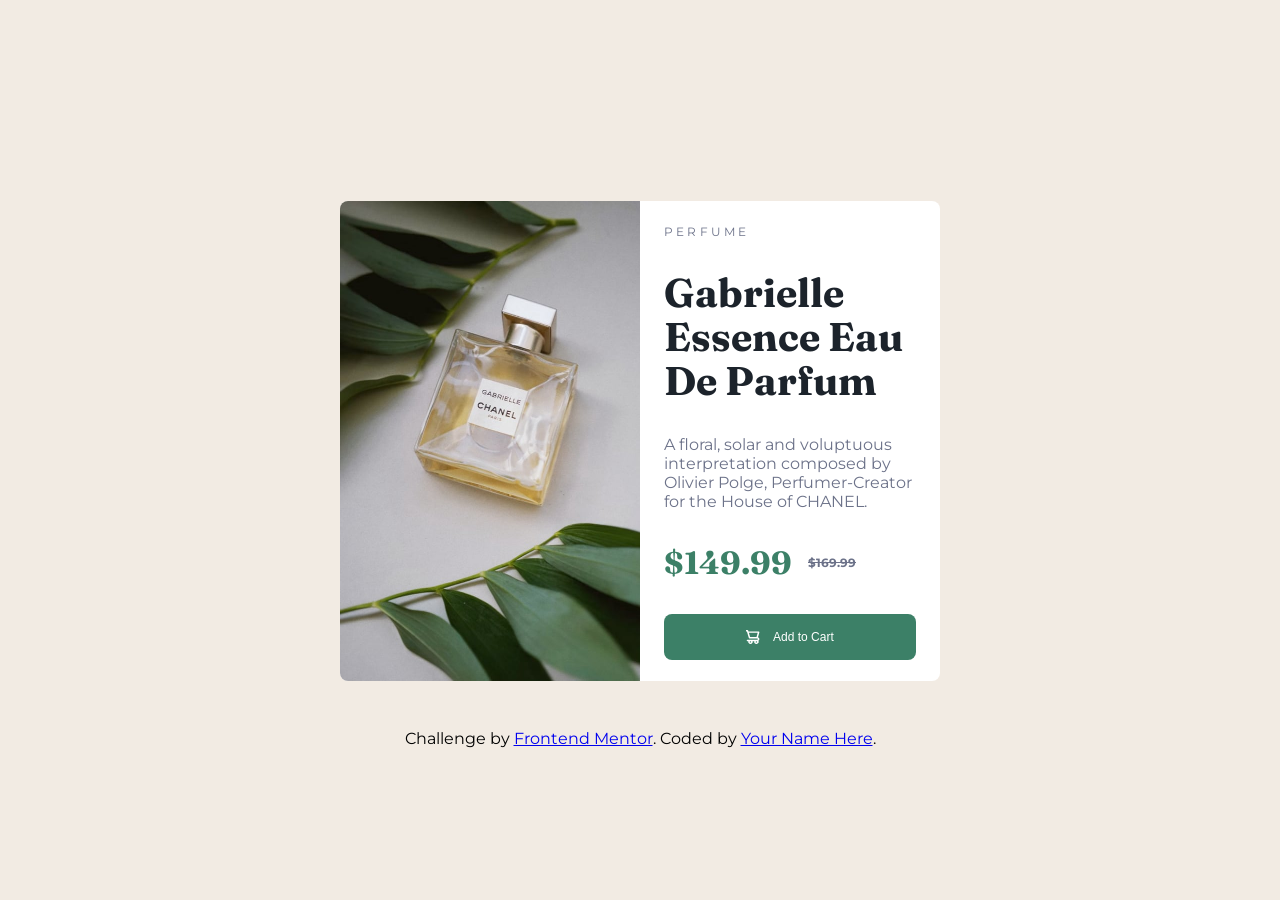
<file: index.html>
<!DOCTYPE html>
<html lang="en">
<head>
  <meta charset="UTF-8">
  <meta name="viewport" content="width=device-width, initial-scale=1.0"> <!-- displays site properly based on user's device -->

  <link rel="icon" type="image/png" sizes="32x32" href="./images/favicon-32x32.png">
  
  <title>Frontend Mentor | Product preview card component</title>
  <link rel="stylesheet" href="./style.css">
</head>
<body>
  <div class="wrapper">
      <div class="card">
        <div class="card-image">
          <img src="./images/image-product-mobile.jpg" alt="">
        </div>
        <div class="card-image-desktop">
           <img src="./images/image-product-desktop.jpg" alt="">
        </div>
    
        <div class="card-content">
          <p>Perfume</p>
          <h1>Gabrielle Essence Eau De Parfum</h1>
          <p>A floral, solar and voluptuous interpretation composed by Olivier Polge, 
              Perfumer-Creator for the House of CHANEL.</p>
            <div class="card-price">
              <strong>$149.99</strong>
              <strong>$169.99</strong>
            </div>
            <button class="btn">
              <svg aria-hidden="true" height="14" width="14" xmlns="http://www.w3.org/2000/svg">
            <image height="14" width="14" href="../product-preview-card-component-main/images/icon-cart.svg" />
            </svg>
            <span class="btn-text">Add to Cart</span> </button>
        </div>
  </div>
  </div>

 
  
  <footer class="attribution">
    Challenge by <a href="https://www.frontendmentor.io?ref=challenge">Frontend Mentor</a>. 
    Coded by <a href="#">Your Name Here</a>.
  </footer>
</body>
</html>
</file>
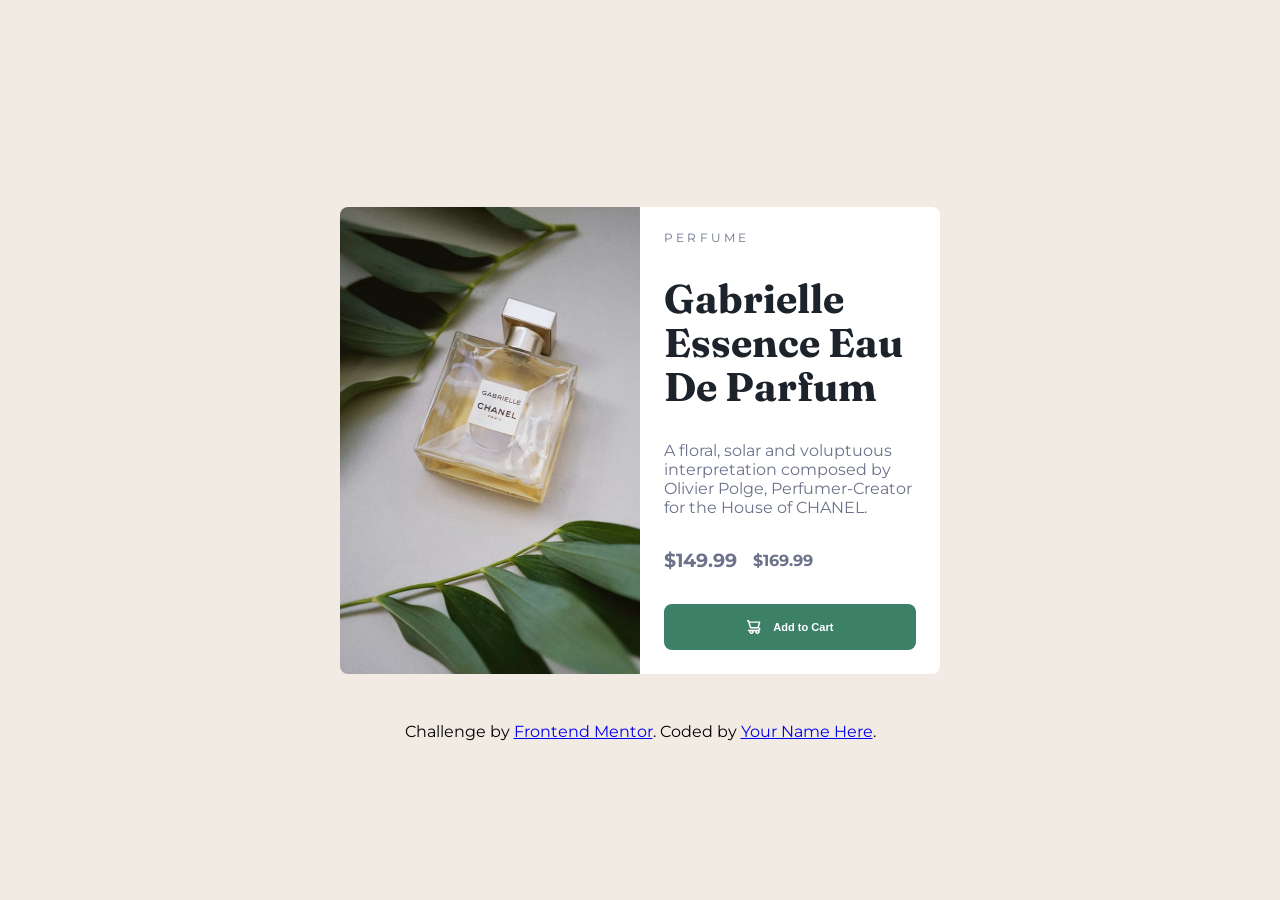
<file: product-preview-card-component-main/index.html>
<!DOCTYPE html>
<html lang="en">
<head>
  <meta charset="UTF-8">
  <meta name="viewport" content="width=device-width, initial-scale=1.0"> <!-- displays site properly based on user's device -->

  <link rel="icon" type="image/png" sizes="32x32" href="./images/favicon-32x32.png">
  
  <title>Frontend Mentor | Product preview card component</title>
  <link rel="stylesheet" href="./../style.css">
</head>
<body>
  <div class="wrapper">
      <div class="card">
        <div class="card-image">
          <img src="./images/image-product-mobile.jpg" alt="">
        </div>
        <div class="card-image-desktop">
           <img src="./images/image-product-desktop.jpg" alt="">
        </div>
    
        <div class="card-content">
          <p>Perfume</p>
          <h1>Gabrielle Essence Eau De Parfum</h1>
          <p>A floral, solar and voluptuous interpretation composed by Olivier Polge, 
              Perfumer-Creator for the House of CHANEL.</p>
            <div class="card-price">
              <h3>$149.99</h3>
              <h4>$169.99</h4>
            </div>
            <button class="btn">
              <svg height="14" width="14" xmlns="http://www.w3.org/2000/svg">
            <image height="14" width="14" href="../product-preview-card-component-main/images/icon-cart.svg" />
            </svg>
            <h5>Add to Cart</h5> </button>
        </div>
  </div>
  </div>

 
  
  <footer class="attribution">
    Challenge by <a href="https://www.frontendmentor.io?ref=challenge">Frontend Mentor</a>. 
    Coded by <a href="#">Your Name Here</a>.
  </footer>
</body>
</html>
</file>
<file: style.css>
@import url('https://fonts.googleapis.com/css2?family=Montserrat:ital,wght@0,100..900;1,100..900&display=swap');
@import url('https://fonts.googleapis.com/css2?family=Fraunces:ital,opsz,wght@0,9..144,100..900;1,9..144,100..900&family=Montserrat:ital,wght@0,100..900;1,100..900&display=swap');

*{
    box-sizing: border-box;
    margin: 0;
    padding: 0;
}

:root{
    --surface : hsl(30, 38%, 92%);
    --primary : hsl(158, 36%, 37%);
    --primary-dark : hsl(158, 42%, 18%);
    --light-bg: hsl(0, 0%, 100%);
    --grey: hsl(228, 12%, 48%);
    --black: hsl(212, 21%, 14%);
    --fs-body: 14px;
    --br-radius: .5rem;
}


body{
    font-family: "Montserrat", sans-serif;
    background-color: var(--surface);
    display: grid;
    align-items: center;
    align-content: center;
    min-height: 100vh;
}

.wrapper{
    padding-inline: 1rem;
    margin-block: 3rem;
    @media (min-width: 660px) {
        margin-inline: auto;
        padding-inline: 0;
    }
}

.card{
    display: grid;
    border-radius: var(--br-radius);
    background: var(--light-bg);
    overflow: hidden;
    grid-template-columns: 1fr;
    @media (min-width: 660px) {
        grid-template-columns: repeat(2, 1fr);
         max-height: 480px;
         max-width: 600px;
    }
}

.card-image {
    @media (min-width: 660px) {
        display: none;
        width: 100%;
        height: 100%;
    }
}

.card-image img {
    width: 100%;
    height: 100%;
    object-fit: cover;
}

.card-image-desktop{
    display: none;
    @media (min-width: 660px) {
        display: inline-flex;
        max-height: 480px;
    }
    & img{
        width: 100%;
    }
}

.card-content{ 
    padding: 1.5rem;
    display: flex;
    flex-direction: column;
    gap: 1.5rem;
    color: var(--grey);
    @media (min-width: 660px) {
        gap: 2rem;
        justify-content: center;
    }
}

.card-content p:first-child {
    font-size: .75rem;
    line-height: 1.2;
    letter-spacing: .2rem;
    text-transform: uppercase;
}

.card-content h1 {
    font-family: "Fraunces", serif;
    color: var(--black);
    font-size: 2rem;
    line-height: 1.1;
    @media (min-width:660px) {
        font-size: 2.5rem;
    }
}

.card-price{
    display: flex;
    gap: 1rem;
    align-items: center;
}

.card-price strong:first-of-type {
    color: var(--primary);
    font-family: "Fraunces", serif;
    font-size: 2rem;
    
}

.card-price strong:last-of-type {
    text-decoration: line-through;
    color: var(--grey);
    font-size: .75rem;
}

.btn {
    display: inline-flex;
    border: none;
    justify-content: center;
    align-items: center;
    gap: .8rem;
    color: var(--light-bg);
    background: var(--primary);
    padding: 1rem 2rem;
    border-radius: var(--br-radius);
    transition: background .3s ease;
}

.btn-text {
    font-size: .75rem;
    letter-spacing: normal;
}

footer{
    text-align: center; 
}

.btn:hover{
    background: var(--primary-dark);
    cursor: pointer;
}
</file>
